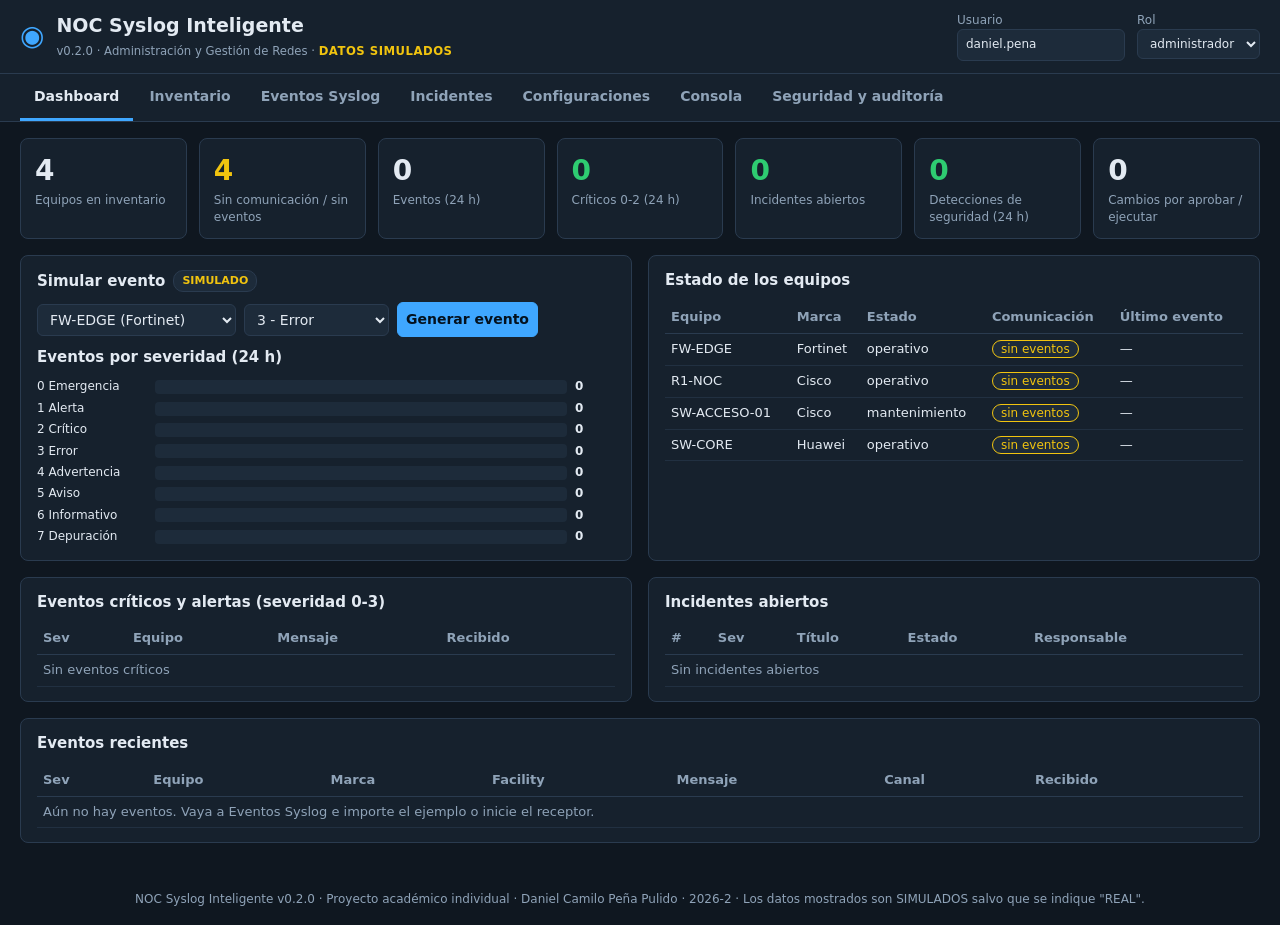
<file: index.html>
<!doctype html>
<html lang="es">
<head>
  <meta charset="utf-8">
  <meta name="viewport" content="width=device-width, initial-scale=1">
  <meta name="description" content="NOC Syslog Inteligente - Proyecto académico de Administración y Gestión de Redes">
  <title>NOC Syslog Inteligente</title>
  <link rel="stylesheet" href="css/estilos.css">
</head>
<body>
<!-- =============================================================
     NOC Syslog Inteligente v0.2.0 - Página principal
     HTML (estructura) + CSS (diseño) + JavaScript (lógica).
     No necesita instalar nada: se abre con doble clic o desde GitHub Pages.
     ============================================================= -->
<header class="barra">
  <div class="marca">
    <span class="logo" aria-hidden="true">◉</span>
    <div>
      <h1>NOC Syslog Inteligente</h1>
      <small>v0.2.0 · Administración y Gestión de Redes · <b class="sim">DATOS SIMULADOS</b></small>
    </div>
  </div>
  <div class="sesion">
    <label>Usuario <input id="usuario" value="daniel.pena" maxlength="40"></label>
    <label>Rol
      <select id="rol">
        <option value="lector">lector</option>
        <option value="operador">operador</option>
        <option value="administrador" selected>administrador</option>
      </select>
    </label>
  </div>
</header>

<nav class="pestanas" id="pestanas">
  <button data-tab="dashboard" class="activa">Dashboard</button>
  <button data-tab="inventario">Inventario</button>
  <button data-tab="eventos">Eventos Syslog</button>
  <button data-tab="incidentes">Incidentes</button>
  <button data-tab="configuraciones">Configuraciones</button>
  <button data-tab="consola">Consola</button>
  <button data-tab="seguridad">Seguridad y auditoría</button>
</nav>

<main>
  <div id="aviso" class="aviso oculto" role="status"></div>
  <div id="pendiente" class="panel pendiente oculto"></div>

  <!-- ===================== DASHBOARD (Fase 4) ===================== -->
  <section id="tab-dashboard" class="tab" data-fase="4">
    <div class="tarjetas" id="kpis"></div>
    <div class="fila">
      <div class="panel">
        <h2>Simular evento <span class="etiqueta">SIMULADO</span></h2>
        <form id="form-simular" class="en-linea">
          <select id="sim-equipo" required></select>
          <select id="sim-sev"></select>
          <button type="submit">Generar evento</button>
        </form>
        <h2>Eventos por severidad (24 h)</h2>
        <div id="barras-sev" class="barras"></div>
      </div>
      <div class="panel">
        <h2>Estado de los equipos</h2>
        <table><thead><tr><th>Equipo</th><th>Marca</th><th>Estado</th><th>Comunicación</th><th>Último evento</th></tr></thead>
          <tbody id="dash-equipos"></tbody></table>
      </div>
    </div>
    <div class="fila">
      <div class="panel">
        <h2>Eventos críticos y alertas (severidad 0-3)</h2>
        <table><thead><tr><th>Sev</th><th>Equipo</th><th>Mensaje</th><th>Recibido</th></tr></thead>
          <tbody id="dash-criticos"></tbody></table>
      </div>
      <div class="panel">
        <h2>Incidentes abiertos</h2>
        <table><thead><tr><th>#</th><th>Sev</th><th>Título</th><th>Estado</th><th>Responsable</th></tr></thead>
          <tbody id="dash-incidentes"></tbody></table>
      </div>
    </div>
    <div class="panel">
      <h2>Eventos recientes</h2>
      <table><thead><tr><th>Sev</th><th>Equipo</th><th>Marca</th><th>Facility</th><th>Mensaje</th><th>Canal</th><th>Recibido</th></tr></thead>
        <tbody id="dash-recientes"></tbody></table>
    </div>
  </section>

  <!-- ===================== INVENTARIO (Fase 2) ===================== -->
  <section id="tab-inventario" class="tab oculto" data-fase="2">
    <div class="panel">
      <h2 id="titulo-form-equipo">Agregar equipo</h2>
      <form id="form-equipo" class="rejilla">
        <input type="hidden" id="eq-id">
        <label>Nombre (hostname)<input id="eq-nombre" required placeholder="R2-SEDE"></label>
        <label>IP<input id="eq-ip" required placeholder="192.0.2.40"></label>
        <label>Marca<select id="eq-marca"><option>Cisco</option><option>Fortinet</option><option>Huawei</option><option>Otro</option></select></label>
        <label>Modelo<input id="eq-modelo" placeholder="ISR 4321"></label>
        <label>Versión / SO<input id="eq-version" placeholder="IOS XE 17.9"></label>
        <label>Ubicación<input id="eq-ubicacion" placeholder="Sede norte - Rack 1"></label>
        <label>Estado<select id="eq-estado"><option value="operativo">operativo</option><option value="mantenimiento">mantenimiento</option><option value="fuera_de_servicio">fuera de servicio</option></select></label>
        <label>Origen del dato<select id="eq-origen"><option>SIMULADO</option><option>REAL</option></select></label>
        <div class="acciones">
          <button type="submit">Guardar</button>
          <button type="button" id="eq-cancelar" class="secundario">Cancelar edición</button>
        </div>
      </form>
    </div>
    <div class="panel">
      <h2>Inventario de equipos</h2>
      <table><thead><tr><th>Nombre</th><th>IP</th><th>Marca</th><th>Modelo</th><th>Versión</th><th>Ubicación</th><th>Estado</th><th>Comunicación</th><th>Dato</th><th>Actualizado</th><th></th></tr></thead>
        <tbody id="tabla-equipos"></tbody></table>
    </div>
  </section>

  <!-- ===================== EVENTOS (Fase 3) ===================== -->
  <section id="tab-eventos" class="tab oculto" data-fase="3">
    <div class="fila">
      <div class="panel">
        <h2>Receptor Syslog en vivo <span class="etiqueta">SIMULADO</span> <span id="estado-receptor" class="estado medio">detenido</span></h2>
        <p class="nota">Simula equipos que envían mensajes por la red. Cada mensaje llega con la IP de origen del equipo y pasa por la misma política que un mensaje real.</p>
        <div class="en-linea">
          <button type="button" id="rx-iniciar">Iniciar recepción</button>
          <button type="button" id="rx-detener" class="secundario">Detener</button>
        </div>
        <div class="en-linea">
          <button type="button" class="peligro pequeno" id="rx-inyeccion">Enviar log con instrucciones (inyección)</button>
          <button type="button" class="peligro pequeno" id="rx-desconocido">Equipo desconocido</button>
          <button type="button" class="peligro pequeno" id="rx-suplantacion">Suplantación de R1-NOC</button>
          <button type="button" class="peligro pequeno" id="rx-tormenta">Tormenta (300 mensajes)</button>
        </div>
        <h2>Importar archivo Syslog</h2>
        <form id="form-importar" class="en-linea">
          <input type="file" id="archivo-log" accept=".log,.txt">
          <button type="submit">Importar archivo</button>
          <button type="button" id="btn-ejemplo" class="secundario">Importar ejemplo (SIMULADO)</button>
        </form>
        <pre id="resultado-importar" class="salida pequena"></pre>
      </div>
      <div class="panel">
        <h2>Severidades Syslog (RFC 5424)</h2>
        <table class="compacta"><thead><tr><th>Nivel</th><th>Nombre</th><th>Significado</th></tr></thead>
          <tbody id="tabla-severidades"></tbody></table>
      </div>
    </div>
    <div class="panel">
      <h2>Filtros</h2>
      <form id="form-filtros" class="rejilla">
        <label>Desde<input type="date" id="f-desde"></label>
        <label>Hasta<input type="date" id="f-hasta"></label>
        <label>Marca<select id="f-marca"><option value="">Todas</option><option>Cisco</option><option>Fortinet</option><option>Huawei</option><option>Otro</option></select></label>
        <label>Equipo<select id="f-equipo"><option value="">Todos</option></select></label>
        <label>Severidad mínima<select id="f-sevmin"></select></label>
        <label>Severidad máxima<select id="f-sevmax"></select></label>
        <label>Texto<input id="f-texto" placeholder="down, login..."></label>
        <label class="check"><input type="checkbox" id="f-sospechosos"> Solo sospechosos / no autorizados</label>
        <div class="acciones">
          <button type="submit">Aplicar filtros</button>
          <button type="button" id="f-limpiar" class="secundario">Limpiar</button>
        </div>
      </form>
    </div>
    <div class="panel">
      <h2>Eventos <span id="total-eventos" class="etiqueta"></span></h2>
      <table><thead><tr><th>#</th><th>Sev</th><th>Fecha evento</th><th>Equipo / host</th><th>Marca</th><th>Facility</th><th>Mensaje</th><th>Rep.</th><th>Canal</th><th>Alerta</th><th></th></tr></thead>
        <tbody id="tabla-eventos"></tbody></table>
    </div>
  </section>

  <!-- ===================== INCIDENTES (Fase 4) ===================== -->
  <section id="tab-incidentes" class="tab oculto" data-fase="4">
    <div class="fila">
      <div class="panel">
        <h2>Crear incidente manual</h2>
        <form id="form-incidente" class="rejilla">
          <label class="ancho">Título<input id="in-titulo" required maxlength="200"></label>
          <label>Severidad<select id="in-sev"></select></label>
          <label>Equipo<select id="in-equipo"><option value="">(ninguno)</option></select></label>
          <label>Responsable<input id="in-resp" maxlength="60"></label>
          <label class="ancho">Descripción<textarea id="in-desc" rows="2"></textarea></label>
          <div class="acciones"><button type="submit">Crear incidente</button></div>
        </form>
      </div>
      <div class="panel">
        <h2>Detalle del incidente</h2>
        <div id="detalle-incidente" class="vacio">Seleccione un incidente de la lista.</div>
      </div>
    </div>
    <div class="panel">
      <h2>Incidentes
        <select id="filtro-estado" class="pequeno">
          <option value="activos">Activos</option><option value="">Todos</option>
          <option value="abierto">abierto</option><option value="asignado">asignado</option>
          <option value="en_progreso">en progreso</option><option value="resuelto">resuelto</option><option value="cerrado">cerrado</option>
        </select></h2>
      <table><thead><tr><th>#</th><th>Sev</th><th>Título</th><th>Equipo</th><th>Estado</th><th>Responsable</th><th>SLA</th><th>Creado</th><th>Creado por</th></tr></thead>
        <tbody id="tabla-incidentes"></tbody></table>
    </div>
  </section>

  <!-- ===================== CONFIGURACIONES (Fase 5) ===================== -->
  <section id="tab-configuraciones" class="tab oculto" data-fase="5">
    <div class="fila">
      <div class="panel">
        <h2>Generador de configuración Syslog</h2>
        <form id="form-config" class="rejilla">
          <label>Fabricante<select id="cf-marca"><option>Cisco</option><option>Fortinet</option><option>Huawei</option></select></label>
          <label>IP del colector<input id="cf-ip" value="192.0.2.250" required></label>
          <label>Puerto<input id="cf-puerto" type="number" value="514" min="1" max="65535"></label>
          <label>Umbral de severidad<select id="cf-umbral"></select></label>
          <label>Interfaz de origen<input id="cf-interfaz" placeholder="Loopback0"></label>
          <label>Servidor NTP (opcional)<input id="cf-ntp" placeholder="192.0.2.123"></label>
          <div class="acciones"><button type="submit">Generar y explicar</button></div>
        </form>
        <p class="nota">La plantilla NO se aplica a ningún equipo. Revísela con la documentación oficial,
          haga backup, pruebe en laboratorio y obtenga autorización.</p>
        <p class="nota" id="cf-validacion"></p>
      </div>
      <div class="panel">
        <h2>Plantilla <button type="button" id="cf-copiar" class="secundario pequeno">Copiar</button></h2>
        <pre id="cf-salida" class="salida"></pre>
      </div>
    </div>
  </section>

  <!-- ===================== CONSOLA (Fase 5) ===================== -->
  <section id="tab-consola" class="tab oculto" data-fase="5">
    <div class="panel">
      <h2>Consola tipo PuTTY <span class="etiqueta">SIMULACIÓN · SOLO LECTURA</span></h2>
      <div class="en-linea">
        <label>Perfil <select id="co-perfil"></select></label>
        <label>Equipo <select id="co-equipo"></select></label>
      </div>
      <div class="terminal" id="terminal">
        <div class="t-linea t-info">Consola educativa. No existe conexión a equipos reales. Escriba "help".</div>
      </div>
      <form id="form-comando" class="t-entrada">
        <span id="co-prompt">R1-NOC#</span>
        <input id="co-comando" autocomplete="off" spellcheck="false" maxlength="200" placeholder="show version">
      </form>
      <div id="co-propuesta" class="propuesta oculto">
        <p>Este es un comando de <b>cambio</b>. No se ejecuta. Puede dejarlo como <b>propuesta</b>
          para que un administrador distinto la revise y apruebe.</p>
        <form id="form-propuesta" class="en-linea">
          <input id="pr-comando" readonly>
          <input id="pr-just" placeholder="Justificación del cambio" required maxlength="300">
          <button type="submit">Registrar propuesta</button>
        </form>
      </div>
      <p class="nota" id="co-permitidos"></p>
    </div>
  </section>

  <!-- ===================== SEGURIDAD (Fase 6) ===================== -->
  <section id="tab-seguridad" class="tab oculto" data-fase="6">
    <div class="panel politica">
      <h2>Política de defensa frente a agentes de IA (resumen)</h2>
      <ol class="flujo">
        <li>Evento detectado</li><li>Validación</li><li>Propuesta</li><li>Revisión humana</li>
        <li>Aprobación</li><li>Ejecución autorizada</li><li>Verificación</li><li>Auditoría</li>
      </ol>
      <ul>
        <li><b>Los logs son datos no confiables:</b> nunca se usan como instrucciones. Si un log "pide" algo, se marca como sospechoso.</li>
        <li><b>Fuentes autorizadas:</b> solo los equipos del inventario (por su IP) generan incidentes.</li>
        <li><b>Lista permitida de comandos</b> y denegación por defecto en la consola.</li>
        <li><b>Aprobación humana</b> con separación de funciones: quien propone no aprueba.</li>
        <li><b>Control de tormentas:</b> deduplicación y límite de mensajes por minuto.</li>
        <li><b>Sin secretos:</b> la aplicación no guarda contraseñas ni tokens; las que aparecen en logs se enmascaran.</li>
        <li><b>Auditoría encadenada</b> con hash SHA-256 para detectar alteraciones.</li>
      </ul>
    </div>
    <div class="panel">
      <h2>Propuestas de cambio (aprobación humana)</h2>
      <table><thead><tr><th>#</th><th>Fecha</th><th>Propuso</th><th>Equipo</th><th>Comando</th><th>Justificación</th><th>Estado</th><th>Aprobó</th><th>Acciones</th></tr></thead>
        <tbody id="tabla-propuestas"></tbody></table>
    </div>
    <div class="fila">
      <div class="panel">
        <h2>Detecciones de seguridad</h2>
        <table><thead><tr><th>Fecha</th><th>Tipo</th><th>Detalle</th></tr></thead>
          <tbody id="tabla-seguridad"></tbody></table>
      </div>
      <div class="panel">
        <h2>Comandos de consola registrados</h2>
        <table><thead><tr><th>Fecha</th><th>Usuario</th><th>Perfil</th><th>Comando</th><th>Decisión</th></tr></thead>
          <tbody id="tabla-comandos"></tbody></table>
      </div>
    </div>
    <div class="panel">
      <h2>Auditoría (quién, qué, cuándo) <button type="button" id="btn-integridad" class="secundario pequeno">Verificar integridad</button>
        <span id="integridad" class="etiqueta"></span></h2>
      <table><thead><tr><th>#</th><th>Fecha</th><th>Actor</th><th>Acción</th><th>Entidad</th><th>Detalle</th><th>Hash</th></tr></thead>
        <tbody id="tabla-auditoria"></tbody></table>
    </div>
    <div class="panel">
      <h2>Respaldo y recuperación</h2>
      <p class="nota">Los datos se guardan en este navegador. Descargue un respaldo antes de borrar el historial del navegador o cambiar de computador.</p>
      <div class="en-linea">
        <button type="button" id="btn-respaldo">Descargar respaldo (.json)</button>
        <label class="boton-archivo">Restaurar respaldo <input type="file" id="archivo-respaldo" accept=".json"></label>
        <button type="button" id="btn-reiniciar" class="peligro">Reiniciar datos de prueba</button>
      </div>
    </div>
  </section>
</main>
<footer>NOC Syslog Inteligente v0.2.0 · Proyecto académico individual · Daniel Camilo Peña Pulido · 2026-2 ·
  Los datos mostrados son SIMULADOS salvo que se indique "REAL".</footer>

<!-- Núcleo (lógica). Cada archivo indica la fase en que se agrega. -->
<script src="js/nucleo/config.js"></script>          <!-- Fase 1 -->
<script src="js/nucleo/datos.js"></script>           <!-- Fase 1 -->
<script src="js/nucleo/api.js"></script>             <!-- Fase 1 -->
<script src="js/nucleo/seguridad.js"></script>       <!-- Fase 2 -->
<script src="js/nucleo/inventario.js"></script>      <!-- Fase 2 -->
<script src="js/nucleo/syslog.js"></script>          <!-- Fase 3 -->
<script src="js/nucleo/ingreso.js"></script>         <!-- Fase 3 -->
<script src="js/nucleo/eventos.js"></script>         <!-- Fase 3 -->
<script src="data/ejemplo.js"></script>              <!-- Fase 3 -->
<script src="js/nucleo/incidentes.js"></script>      <!-- Fase 4 -->
<script src="js/nucleo/configuraciones.js"></script> <!-- Fase 5 -->
<script src="js/nucleo/consola.js"></script>         <!-- Fase 5 -->
<script src="js/nucleo/acciones.js"></script>        <!-- Fase 6 -->
<!-- Interfaz (vistas) -->
<script src="js/ui.js"></script>                     <!-- Fase 1 -->
<script src="js/vistas/inventario.js"></script>      <!-- Fase 2 -->
<script src="js/vistas/eventos.js"></script>         <!-- Fase 3 -->
<script src="js/vistas/dashboard.js"></script>       <!-- Fase 4 -->
<script src="js/vistas/incidentes.js"></script>      <!-- Fase 4 -->
<script src="js/vistas/configuraciones.js"></script> <!-- Fase 5 -->
<script src="js/vistas/consola.js"></script>         <!-- Fase 5 -->
<script src="js/vistas/seguridad.js"></script>       <!-- Fase 6 -->
</body>
</html>
</file>
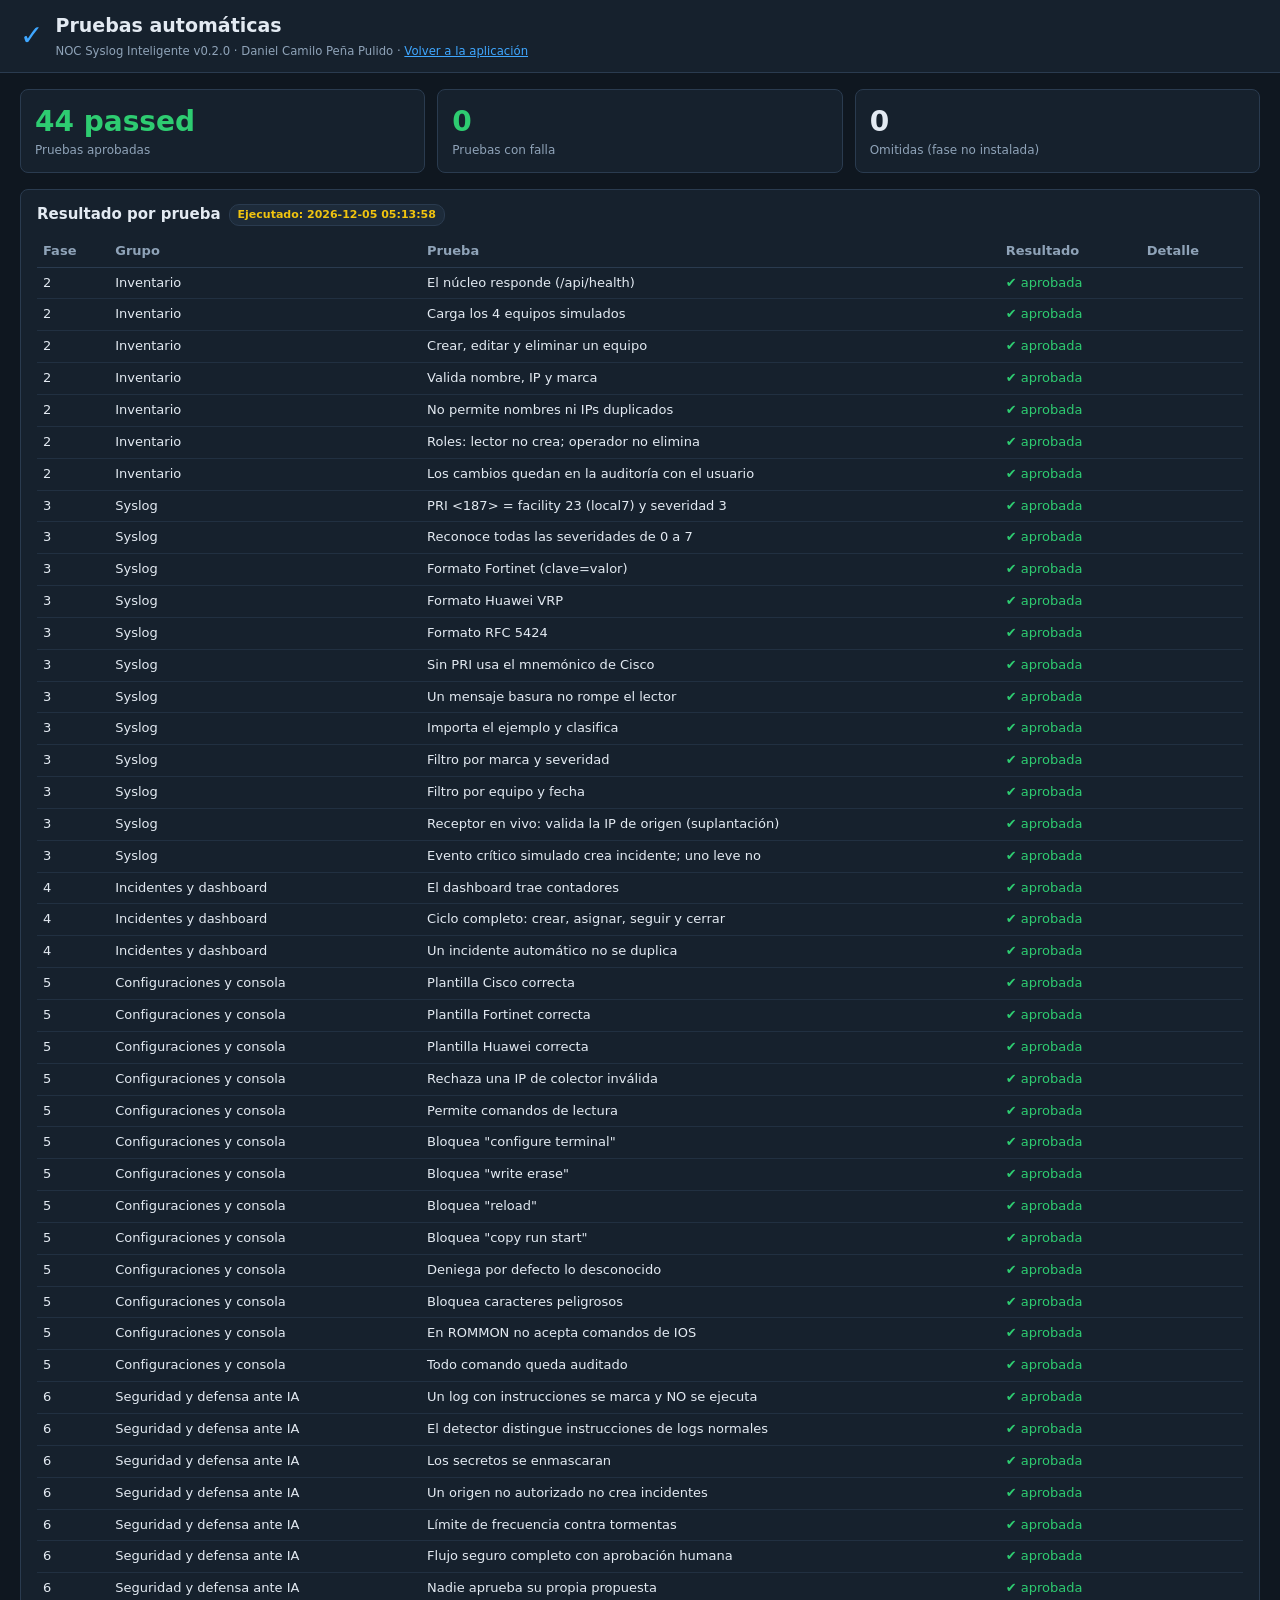
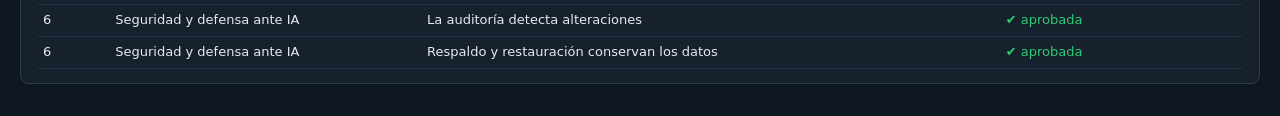
<file: pruebas.html>
<!doctype html>
<html lang="es">
<head>
  <meta charset="utf-8">
  <meta name="viewport" content="width=device-width, initial-scale=1">
  <title>Pruebas · NOC Syslog</title>
  <link rel="stylesheet" href="css/estilos.css">
</head>
<body>
<!-- =============================================================
     pruebas.html - Pruebas automáticas del NOC Syslog Inteligente
     Ábrala con doble clic. Usa una base de datos temporal en memoria:
     NO modifica los datos guardados de la aplicación.
     ============================================================= -->
<header class="barra">
  <div class="marca">
    <span class="logo" aria-hidden="true">✓</span>
    <div>
      <h1>Pruebas automáticas</h1>
      <small>NOC Syslog Inteligente v0.2.0 · Daniel Camilo Peña Pulido · <a href="index.html">Volver a la aplicación</a></small>
    </div>
  </div>
</header>
<main>
  <div class="tarjetas" id="resumen"></div>
  <div class="panel">
    <h2>Resultado por prueba <span id="fecha" class="etiqueta"></span></h2>
    <table><thead><tr><th>Fase</th><th>Grupo</th><th>Prueba</th><th>Resultado</th><th>Detalle</th></tr></thead>
      <tbody id="resultados"></tbody></table>
  </div>
</main>

<script src="js/nucleo/config.js"></script>
<script src="js/nucleo/datos.js"></script>
<script src="js/nucleo/api.js"></script>
<script src="js/nucleo/seguridad.js"></script>
<script src="js/nucleo/inventario.js"></script>
<script src="js/nucleo/syslog.js"></script>
<script src="js/nucleo/ingreso.js"></script>
<script src="js/nucleo/eventos.js"></script>
<script src="data/ejemplo.js"></script>
<script src="js/nucleo/incidentes.js"></script>
<script src="js/nucleo/configuraciones.js"></script>
<script src="js/nucleo/consola.js"></script>
<script src="js/nucleo/acciones.js"></script>
<script src="tests/motor.js"></script>
<script src="tests/prueba_inventario.js"></script>
<script src="tests/prueba_syslog.js"></script>
<script src="tests/prueba_incidentes.js"></script>
<script src="tests/prueba_config_consola.js"></script>
<script src="tests/prueba_seguridad.js"></script>
<script src="tests/ejecutar.js"></script>
</body>
</html>
</file>
<file: css/estilos.css>
/* =============================================================
   NOC Syslog Inteligente - Estilos
   Colores definidos como variables para cambiarlos en un solo lugar.
   ============================================================= */
:root {
  --fondo: #0f1720;
  --panel: #16212d;
  --panel-2: #1d2b3a;
  --borde: #2a3b4f;
  --texto: #e3eaf2;
  --tenue: #8fa3b8;
  --acento: #3fa7ff;
  --ok: #2ecc71;
  --aviso: #f1c40f;
  --error: #ff6b5b;
  /* Colores por severidad 0-7 */
  --s0: #b3001b; --s1: #e0301e; --s2: #ff6b3d; --s3: #ff9f1c;
  --s4: #f1c40f; --s5: #3fa7ff; --s6: #5dade2; --s7: #7f8c8d;
}
* { box-sizing: border-box; }
body {
  margin: 0; background: var(--fondo); color: var(--texto);
  font: 14px/1.45 "Segoe UI", system-ui, -apple-system, Roboto, Arial, sans-serif;
}
.barra {
  display: flex; justify-content: space-between; align-items: center; flex-wrap: wrap; gap: 12px;
  padding: 12px 20px; background: var(--panel); border-bottom: 1px solid var(--borde);
}
.marca { display: flex; align-items: center; gap: 12px; }
.logo { font-size: 28px; color: var(--acento); }
h1 { margin: 0; font-size: 19px; }
.marca small { color: var(--tenue); }
.sim { color: var(--aviso); letter-spacing: .5px; }
.sesion { display: flex; gap: 12px; flex-wrap: wrap; }
.sesion label { color: var(--tenue); font-size: 12px; display: flex; flex-direction: column; }

.pestanas {
  display: flex; gap: 2px; padding: 0 20px; background: var(--panel);
  border-bottom: 1px solid var(--borde); overflow-x: auto;
}
.pestanas button {
  background: none; border: none; color: var(--tenue); padding: 12px 14px; cursor: pointer;
  border-bottom: 3px solid transparent; white-space: nowrap; font-size: 14px; border-radius: 0;
}
.pestanas button.activa { color: var(--texto); border-bottom-color: var(--acento); }
.pestanas button:hover { color: var(--texto); background: none; }

main { padding: 16px 20px; max-width: 1500px; margin: 0 auto; }
.oculto { display: none !important; }
.fila { display: grid; grid-template-columns: repeat(auto-fit, minmax(420px, 1fr)); gap: 16px; }
.panel {
  background: var(--panel); border: 1px solid var(--borde); border-radius: 8px;
  padding: 14px 16px; margin-bottom: 16px; overflow-x: auto;
}
h2 { font-size: 15px; margin: 0 0 10px; display: flex; align-items: center; gap: 8px; flex-wrap: wrap; }

.tarjetas { display: grid; grid-template-columns: repeat(auto-fit, minmax(150px, 1fr)); gap: 12px; margin-bottom: 16px; }
.tarjeta { background: var(--panel); border: 1px solid var(--borde); border-radius: 8px; padding: 12px 14px; }
.tarjeta .valor { font-size: 28px; font-weight: 700; }
.tarjeta .nombre { color: var(--tenue); font-size: 12px; }
.tarjeta.rojo .valor { color: var(--error); }
.tarjeta.amarillo .valor { color: var(--aviso); }
.tarjeta.verde .valor { color: var(--ok); }

table { width: 100%; border-collapse: collapse; font-size: 13px; }
th { text-align: left; color: var(--tenue); font-weight: 600; border-bottom: 1px solid var(--borde); padding: 6px; white-space: nowrap; }
td { border-bottom: 1px solid #213041; padding: 6px; vertical-align: top; }
tr.clic { cursor: pointer; }
tr.clic:hover td { background: var(--panel-2); }
td.msg { max-width: 520px; word-break: break-word; }
table.compacta td, table.compacta th { padding: 3px 6px; }

input, select, textarea, button {
  font: inherit; color: var(--texto); background: var(--panel-2); border: 1px solid var(--borde);
  border-radius: 6px; padding: 6px 8px;
}
input:focus, select:focus, textarea:focus { outline: 2px solid var(--acento); outline-offset: -1px; }
button { background: var(--acento); color: #04121f; border-color: var(--acento); cursor: pointer; font-weight: 600; }
button:hover { filter: brightness(1.1); }
button.secundario { background: transparent; color: var(--acento); }
button.peligro { background: transparent; color: var(--error); border-color: var(--error); }
button.ok { background: transparent; color: var(--ok); border-color: var(--ok); }
button.pequeno, select.pequeno { padding: 2px 8px; font-size: 12px; }
.rejilla { display: grid; grid-template-columns: repeat(auto-fit, minmax(170px, 1fr)); gap: 10px; align-items: end; }
.rejilla label { display: flex; flex-direction: column; gap: 4px; color: var(--tenue); font-size: 12px; }
.rejilla label.ancho { grid-column: 1 / -1; }
.rejilla label.check { flex-direction: row; align-items: center; gap: 6px; }
.acciones { display: flex; gap: 8px; flex-wrap: wrap; }
.rejilla .acciones { grid-column: span 2; }
.rejilla .acciones button { white-space: nowrap; }
.en-linea { display: flex; gap: 8px; flex-wrap: wrap; align-items: center; margin-bottom: 10px; }
.en-linea label { color: var(--tenue); font-size: 12px; display: flex; gap: 6px; align-items: center; }

.sev { display: inline-block; min-width: 26px; text-align: center; border-radius: 4px; padding: 1px 6px; font-weight: 700; color: #000; }
.sev-0 { background: var(--s0); color: #fff; } .sev-1 { background: var(--s1); color: #fff; }
.sev-2 { background: var(--s2); } .sev-3 { background: var(--s3); } .sev-4 { background: var(--s4); }
.sev-5 { background: var(--s5); } .sev-6 { background: var(--s6); } .sev-7 { background: var(--s7); color: #fff; }
.etiqueta { font-size: 11px; font-weight: 600; padding: 2px 8px; border-radius: 10px; background: var(--panel-2); color: var(--aviso); border: 1px solid var(--borde); }
.estado { font-size: 12px; padding: 1px 8px; border-radius: 10px; background: var(--panel-2); border: 1px solid var(--borde); white-space: nowrap; }
.estado.bien { color: var(--ok); border-color: var(--ok); }
.estado.mal { color: var(--error); border-color: var(--error); }
.estado.medio { color: var(--aviso); border-color: var(--aviso); }
.alerta { color: var(--error); font-size: 12px; }

.barras { display: flex; flex-direction: column; gap: 4px; }
.barra-sev { display: grid; grid-template-columns: 110px 1fr 40px; gap: 8px; align-items: center; font-size: 12px; }
.barra-sev .fondo-barra { background: var(--panel-2); border-radius: 4px; height: 14px; overflow: hidden; }
.barra-sev .relleno { height: 100%; border-radius: 4px; }

.salida { background: #0a1118; border: 1px solid var(--borde); border-radius: 6px; padding: 10px; white-space: pre-wrap;
  font: 13px/1.4 Consolas, "Cascadia Mono", monospace; min-height: 120px; max-height: 520px; overflow: auto; margin: 0; }
.salida.pequena { min-height: 40px; }
.nota { color: var(--tenue); font-size: 12px; }

.terminal { background: #05080b; border: 1px solid var(--borde); border-radius: 6px 6px 0 0; padding: 10px;
  height: 360px; overflow-y: auto; font: 13px/1.45 Consolas, "Cascadia Mono", monospace; }
.t-linea { white-space: pre-wrap; }
.t-cmd { color: #9fe870; }
.t-info { color: var(--tenue); }
.t-bloq { color: var(--error); }
.t-entrada { display: flex; align-items: center; gap: 8px; background: #05080b; border: 1px solid var(--borde);
  border-top: none; border-radius: 0 0 6px 6px; padding: 6px 10px; font-family: Consolas, monospace; color: #9fe870; }
.t-entrada input { flex: 1; background: transparent; border: none; color: #9fe870; font-family: Consolas, monospace; }
.t-entrada input:focus { outline: none; }
.propuesta { margin-top: 10px; padding: 10px; border: 1px dashed var(--aviso); border-radius: 6px; }

.aviso { position: fixed; bottom: 20px; right: 20px; max-width: 440px; z-index: 50; padding: 12px 16px;
  border-radius: 8px; font-weight: 600; box-shadow: 0 6px 24px rgba(0,0,0,.45); }
.aviso.ok { background: #12391f; color: #b7f5c9; border: 1px solid var(--ok); }
.aviso.error { background: #3d1512; color: #ffd0cb; border: 1px solid var(--error); }

.politica ul { margin: 8px 0 0; padding-left: 20px; }
.flujo { display: flex; flex-wrap: wrap; gap: 6px; list-style: none; padding: 0; margin: 0; counter-reset: paso; }
.flujo li { counter-increment: paso; background: var(--panel-2); border: 1px solid var(--borde); border-radius: 6px; padding: 4px 10px; font-size: 12px; }
.flujo li::before { content: counter(paso) ". "; color: var(--acento); font-weight: 700; }
.vacio { color: var(--tenue); }
.detalle dl { display: grid; grid-template-columns: 120px 1fr; gap: 4px 10px; margin: 0 0 10px; }
.detalle dt { color: var(--tenue); }
.detalle dd { margin: 0; }
.notas { max-height: 180px; overflow-y: auto; border-top: 1px solid var(--borde); margin-top: 8px; padding-top: 6px; font-size: 12px; }
.notas div { padding: 3px 0; border-bottom: 1px dotted var(--borde); }
.mono { font-family: Consolas, monospace; font-size: 11px; color: var(--tenue); }
footer { text-align: center; color: var(--tenue); font-size: 12px; padding: 16px; }

@media (max-width: 700px) {
  main { padding: 12px; }
  .fila { grid-template-columns: 1fr; }
}

/* Aviso de sección aún no instalada (se muestra mientras se avanza por fases) */
.pendiente { text-align: center; padding: 40px 20px; color: var(--tenue); border-style: dashed; }
.pendiente b { color: var(--aviso); }

/* Botón para elegir archivo de respaldo */
.boton-archivo { display: inline-flex; align-items: center; gap: 6px; padding: 6px 10px; border: 1px solid var(--acento);
  border-radius: 6px; color: var(--acento); cursor: pointer; font-weight: 600; font-size: 14px; }
.boton-archivo input { display: none; }

/* Página de pruebas */
.prueba-ok { color: var(--ok); }
.prueba-mal { color: var(--error); }
.prueba-omitida { color: var(--tenue); }
a { color: var(--acento); }
</file>
